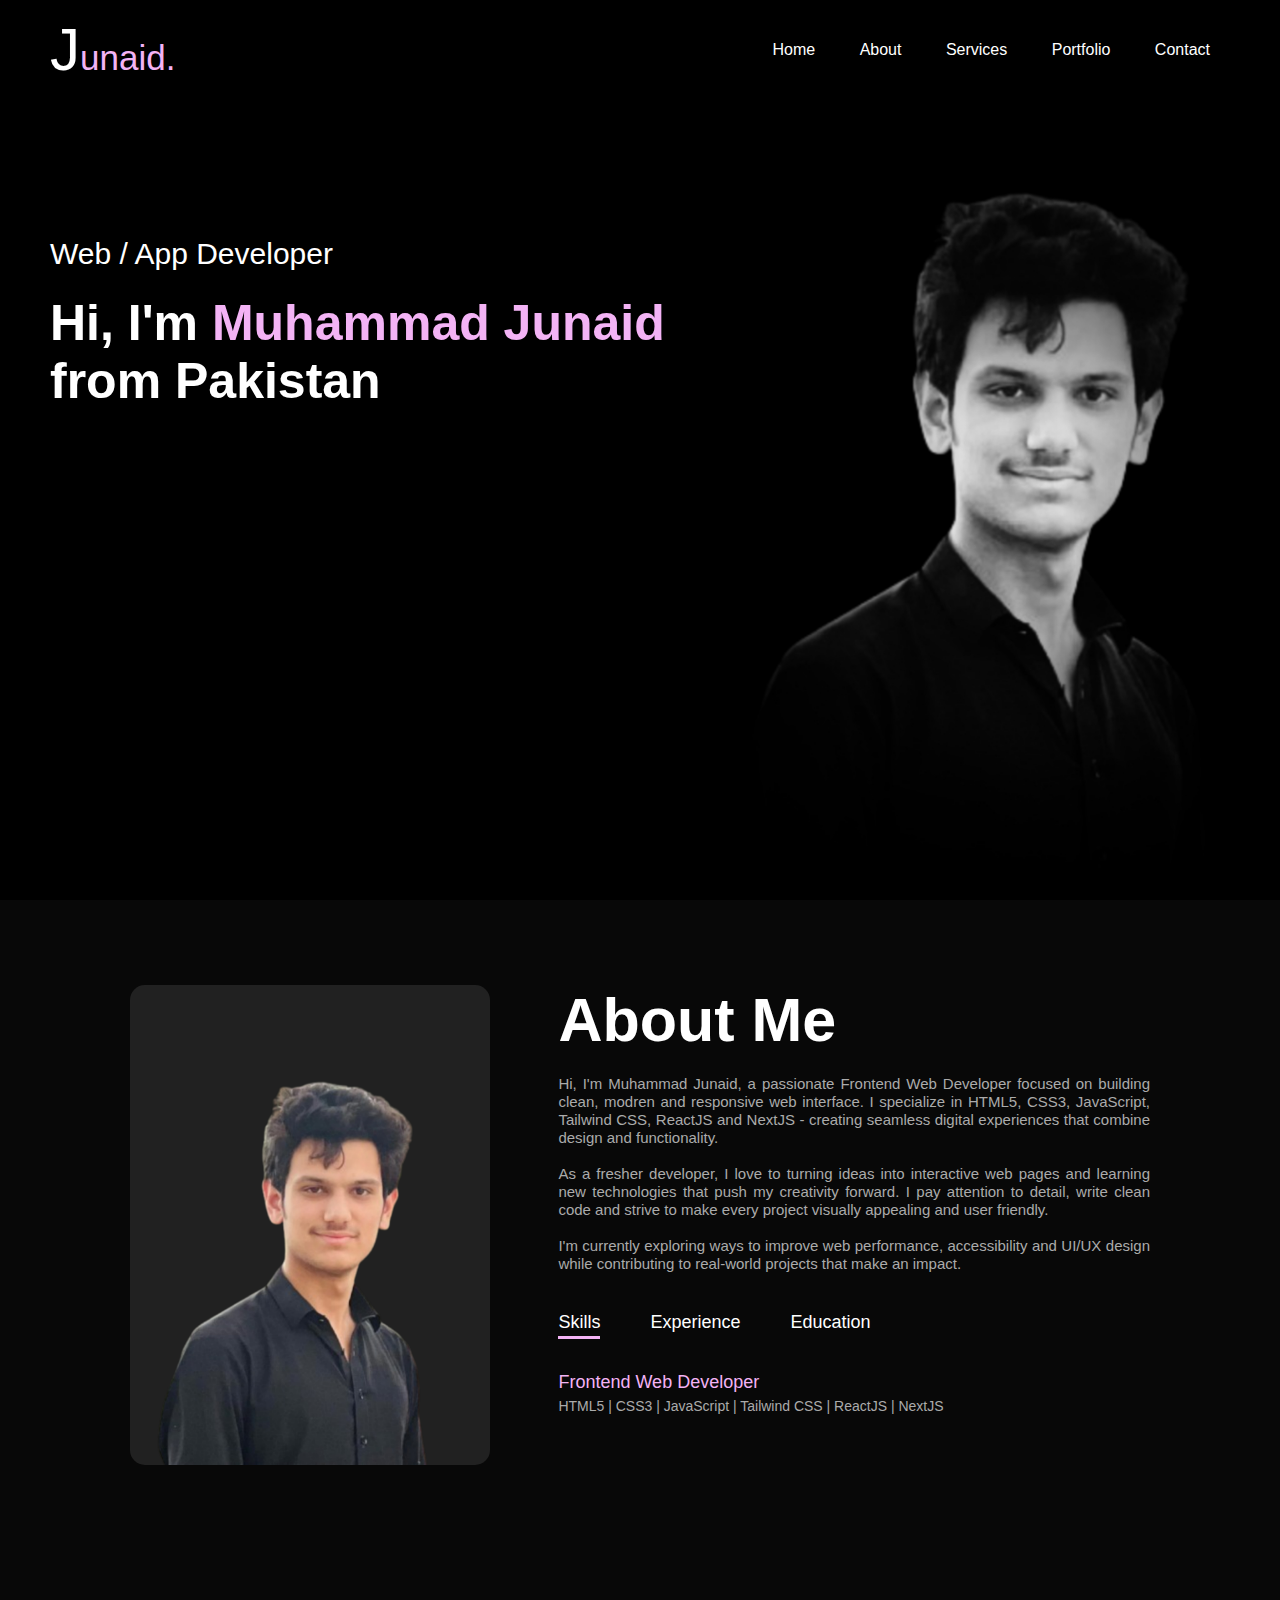
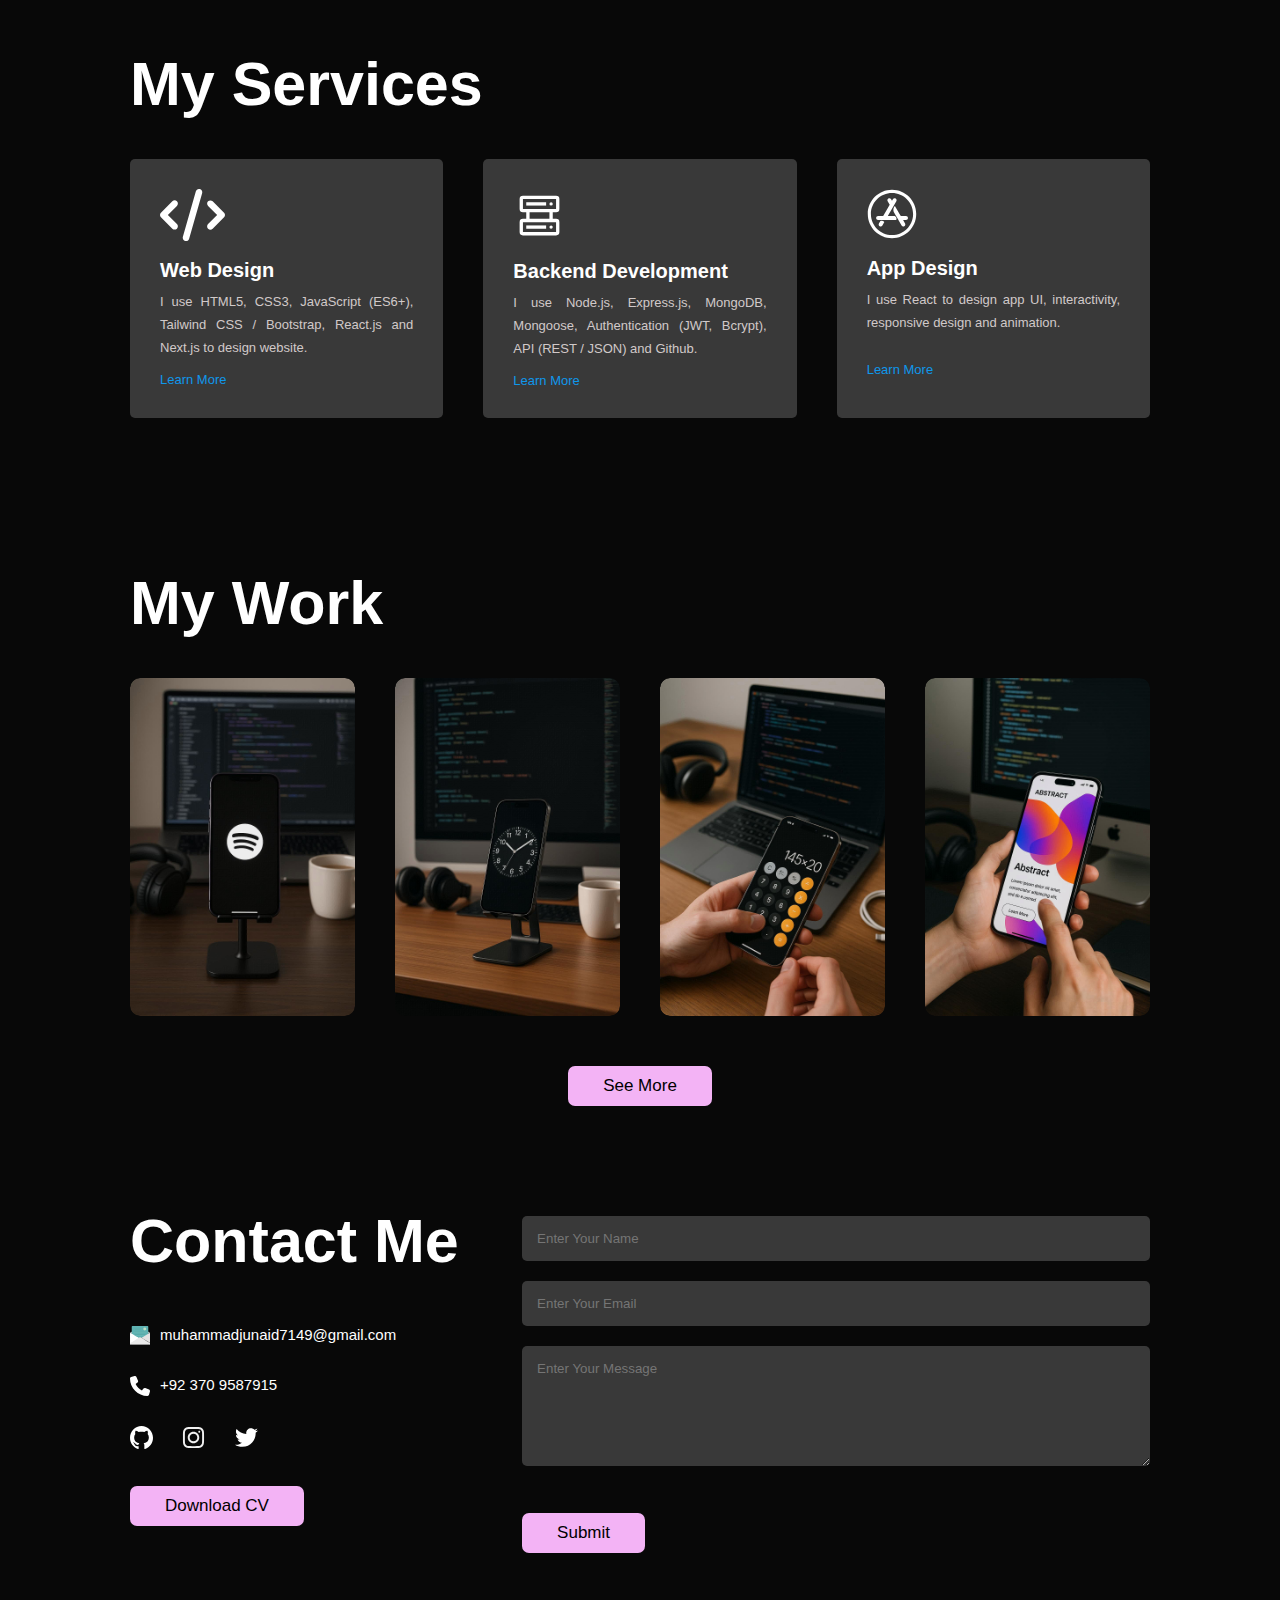
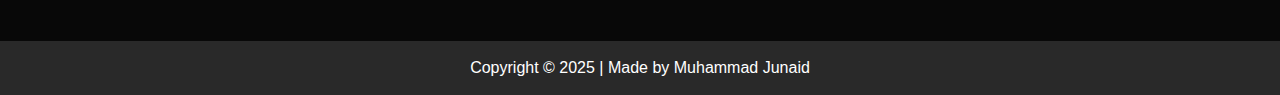
<file: index.html>
<!DOCTYPE html>
<html lang="en">
  <head>
    <meta charset="UTF-8" />
    <meta name="viewport" content="width=device-width, initial-scale=1.0" />
    <title>Personal Portfolio Website</title>
    <link rel="stylesheet" href="style.css" />
    <link rel="stylesheet" href="utility.css" />
    <link rel="stylesheet" href="mediaquerry.css" />
  </head>
  <body>
    <div id="header">
      <div class="container">
        <nav>
          <div class="plogo"><span>J</span>unaid.</div>
          <ul id="sidemenu">
            <li><a href="#header">Home</a></li>
            <li><a href="#about">About</a></li>
            <li><a href="#services">Services</a></li>
            <li><a href="#portfolio">Portfolio</a></li>
            <li><a href="#contact">Contact</a></li>
            <img
              class="cross hcs"
              style="width: 27px"
              onclick="closemenu()"
              src="Images/CrossIcon.png"
              alt="svg"
            />
          </ul>
          <img
            class="hamburger hcs"
            style="width: 27px"
            onclick="openmenu()"
            src="Images/menu.png"
            alt="svg"
          />
        </nav>
        <div class="h-text">
          <div class="web-profile">
            <img src="Images/WebProfile.png" alt="image" />
          </div>

          <p>Web / App Developer</p>
          <h1>Hi, I'm <span>Muhammad Junaid</span> <br />from Pakistan</h1>
        </div>
      </div>
    </div>
    <!-- About me section -->
    <div id="about">
      <div class="container">
        <div class="row">
          <div class="about-c1">
            <img src="Images/AboutMe.jpg" alt="aboutimg" class="aboutimg" />
          </div>
          <div class="about-c2">
            <h1 class="sub-title">About Me</h1>
            <p>
              Hi, I'm Muhammad Junaid, a passionate Frontend Web Developer
              focused on building clean, modren and responsive web interface. I
              specialize in HTML5, CSS3, JavaScript, Tailwind CSS, ReactJS and
              NextJS - creating seamless digital experiences that combine design
              and functionality.
              <br />
              <br />
              As a fresher developer, I love to turning ideas into interactive
              web pages and learning new technologies that push my creativity
              forward. I pay attention to detail, write clean code and strive to
              make every project visually appealing and user friendly.
              <br />
              <br />I'm currently exploring ways to improve web performance,
              accessibility and UI/UX design while contributing to real-world
              projects that make an impact.
            </p>
            <div class="tab-titles margin-topbtm">
              <p class="tab-links active-link" onclick="opentab(`skills`)">
                Skills
              </p>
              <p class="tab-links" onclick="opentab(`experience`)">
                Experience
              </p>
              <p class="tab-links" onclick="opentab(`educaion`)">Education</p>
            </div>
            <div class="tab-contents active-tab" id="skills">
              <ul>
                <li>
                  <span>Frontend Web Developer</span><br />HTML5 | CSS3 |
                  JavaScript | Tailwind CSS | ReactJS | NextJS
                </li>
              </ul>
            </div>
            <div class="tab-contents" id="experience">
              <ul>
                <li>
                  <span>Fresher</span> <br />Looking for internship...
                  <br /><br />
                </li>
              </ul>
            </div>
            <div class="tab-contents" id="educaion">
              <ul>
                <li>
                  <span>Inter Computer Science</span><br />Islamia College
                  Peshawar <br />2023 - 2025
                </li>
              </ul>
            </div>
          </div>
        </div>
      </div>
    </div>
    <!-- Services section -->
    <div id="services">
      <div class="container">
        <h1 class="sub-title">My Services</h1>
        <div class="services-list">
          <div>
            <img
              class="icons icon-size1 filter-invert1"
              src="Svg/code.svg"
              alt="svg"
            />
            <h2>Web Design</h2>
            <p class="justify-text">
              I use HTML5, CSS3, JavaScript (ES6+), Tailwind CSS / Bootstrap,
              React.js and Next.js to design website.
            </p>
            <a href="services/web_design.html">Learn More</a>
          </div>
          <div>
            <img
              class="icons icon-size2 filter-invert1"
              src="Svg/backend.svg"
              alt="svg"
            />

            <h2>Backend Development</h2>
            <p class="justify-text">
              I use Node.js, Express.js, MongoDB, Mongoose, Authentication (JWT,
              Bcrypt), API (REST / JSON) and Github.
            </p>
            <a href="services/web_backend.html">Learn More</a>
          </div>
          <div>
            <img
              class="icons icon-size3 filter-invert1"
              src="Svg/app.svg"
              alt="svg"
            />
            <h2>App Design</h2>
            <p class="justify-text">
              I use React to design app UI, interactivity, responsive design and
              animation.
            </p>
            <br />
            <a href="services/app_design.html">Learn More</a>
          </div>
        </div>
      </div>
    </div>

    <!-- Portfolio Section -->

    <div id="portfolio">
      <div class="container">
        <div class="sub-title">My Work</div>
        <div class="work-list">
          <div class="work">
            <img src="Images/SpotifyClone.jpg" alt="image" />
            <div class="layer">
              <h3>Spotify Clone</h3>
              <p>Click on the link</p>
              <a href="My Projects/spotify.html"
                ><img src="Svg/link.svg" alt="link"
              /></a>
            </div>
          </div>
          <div class="work">
            <img src="Images/AnalogueClock.jpg" alt="image" />
            <div class="layer">
              <h3>Analogue Clock</h3>
              <p>Click on the link</p>
              <a href="My Projects/Analog Clock/Analogue Clock.html"
                ><img src="Svg/link.svg" alt="link"
              /></a>
            </div>
          </div>
          <div class="work">
            <img src="Images/Calculator.jpg" alt="image" />
            <div class="layer">
              <h3>Sample Calculator</h3>
              <p>Click on the link</p>
              <a href="My Projects/Calculator/Calculator.html"
                ><img src="Svg/link.svg" alt="link"
              /></a>
            </div>
          </div>
          <div class="work">
            <img src="Images/AbstractHomePage.jpg" alt="image" />
            <div class="layer">
              <h3>Abstract Home Page</h3>
              <p>Click on the link</p>
              <a href="My Projects/Abstract Help Page/index.html"
                ><img src="Svg/link.svg" alt="link"
              /></a>
            </div>
          </div>
        </div>
        <a href="My Projects/seemore.html" class="btn">See More</a>
      </div>
    </div>

    <!-- Contact Section -->

    <div id="contact">
      <div class="container">
        <div class="row">
          <div class="contact-left">
            <h1 class="sub-title">Contact Me</h1>
            <p class="contact-svg">
              <img src="Svg/mail.svg" alt="svg" /> muhammadjunaid7149@gmail.com
            </p>
            <p class="contact-svg">
              <img class="filter-invert1" src="Svg/phone.svg" alt="svg" /> +92
              370 9587915
            </p>
            <div class="social-icons">
              <a href="Social Links/github.html"
                ><img src="Svg/github.svg" alt="logo"
              /></a>
              
     
              <a
                href="https://www.instagram.com/imjunaid50?igsh=MWFwem5lMHQyY2tkYg==
"
                ><img src="Svg/instagram.svg" alt="logo"
              /></a>
              <a href="https://x.com/imjunaid50?t=sTqVKj4im5FOxsYeSf8rDg&s=09"
                ><img src="Svg/twitter.svg" alt="logo"
              /></a>
            </div>
            <a href="Download/My CV.pdf" download class="btn btn2"
              >Download CV</a
            >
          </div>
          <div class="contact-rigth">
            <form name="submit-to-google-sheet">
              <input type="text" name="Name" placeholder="Enter Your Name" />
              <input type="text" name="Email" placeholder="Enter Your Email" />
              <textarea
                name="Message"
                rows="6"
                placeholder="Enter Your Message"
              ></textarea>
              <button type="submit" class="btn btn3">Submit</button>
            </form>
            <span id="msg"></span>
          </div>
        </div>
      </div>
    </div>
    <div class="copyright">
      <p>Copyright &copy; 2025 | Made by Muhammad Junaid</p>
    </div>

    <script src="script.js"></script>
  </body>
</html>
</file>
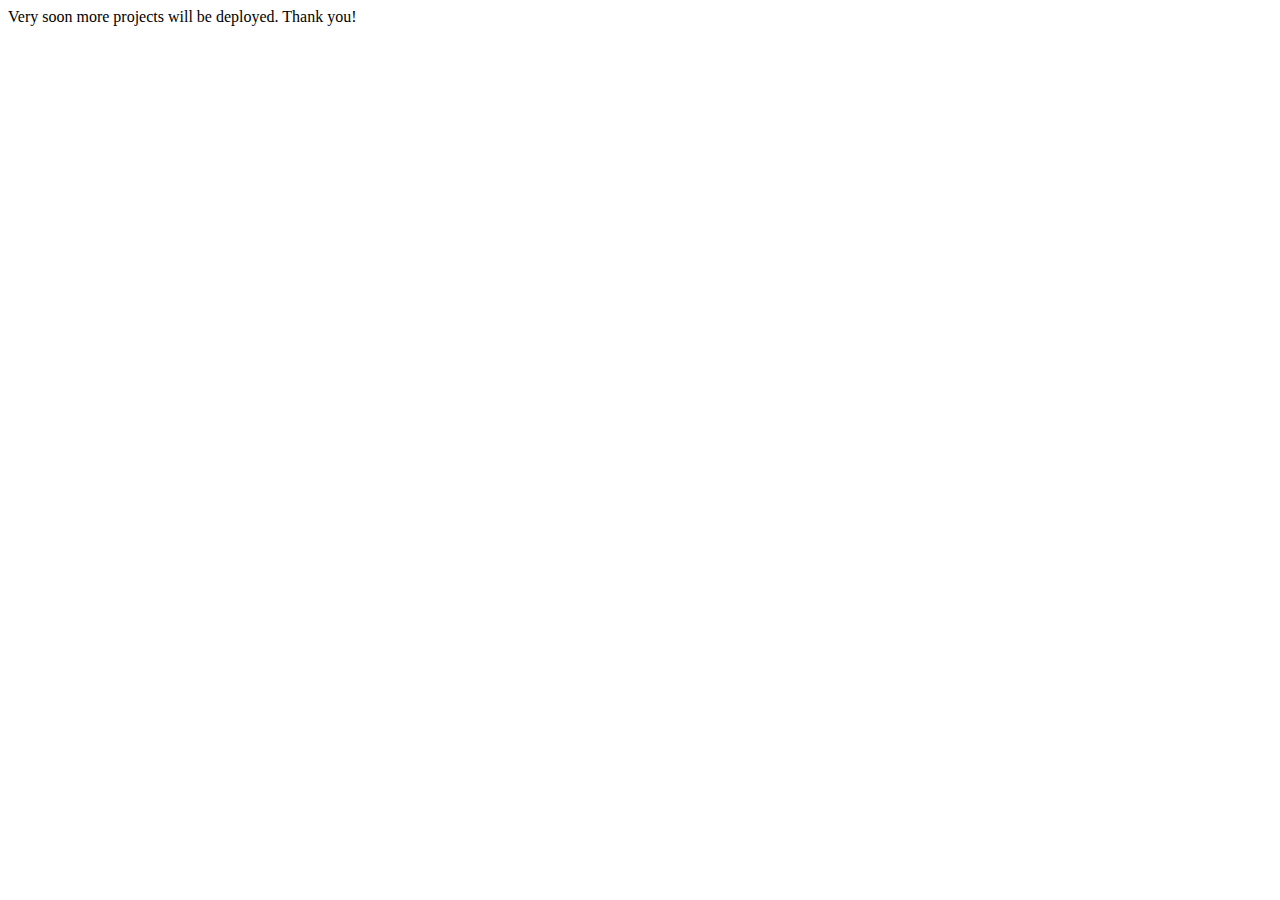
<file: My Projects/seemore.html>
<!DOCTYPE html>
<html lang="en">
<head>
    <meta charset="UTF-8">
    <meta name="viewport" content="width=device-width, initial-scale=1.0">
    <title>See More</title>
</head>
<body>
    Very soon more projects will be deployed. Thank you!
</body>
</html>
</file>
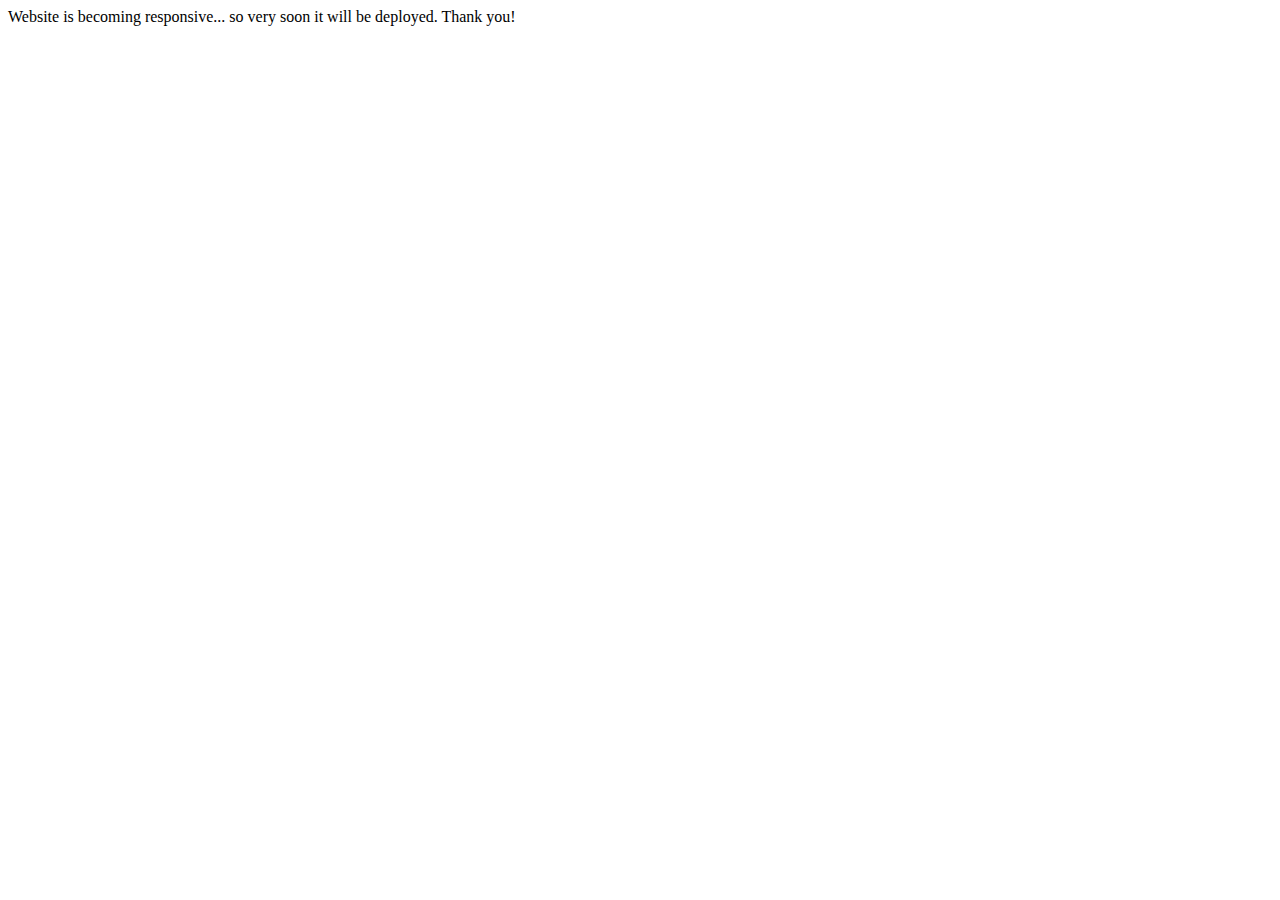
<file: My Projects/spotify.html>
<!DOCTYPE html>
<html lang="en">
<head>
    <meta charset="UTF-8">
    <meta name="viewport" content="width=device-width, initial-scale=1.0">
    <title>Spotify</title>
</head>
<body>
    Website is becoming responsive... so very soon it will be deployed. Thank you!
</body>
</html>
</file>
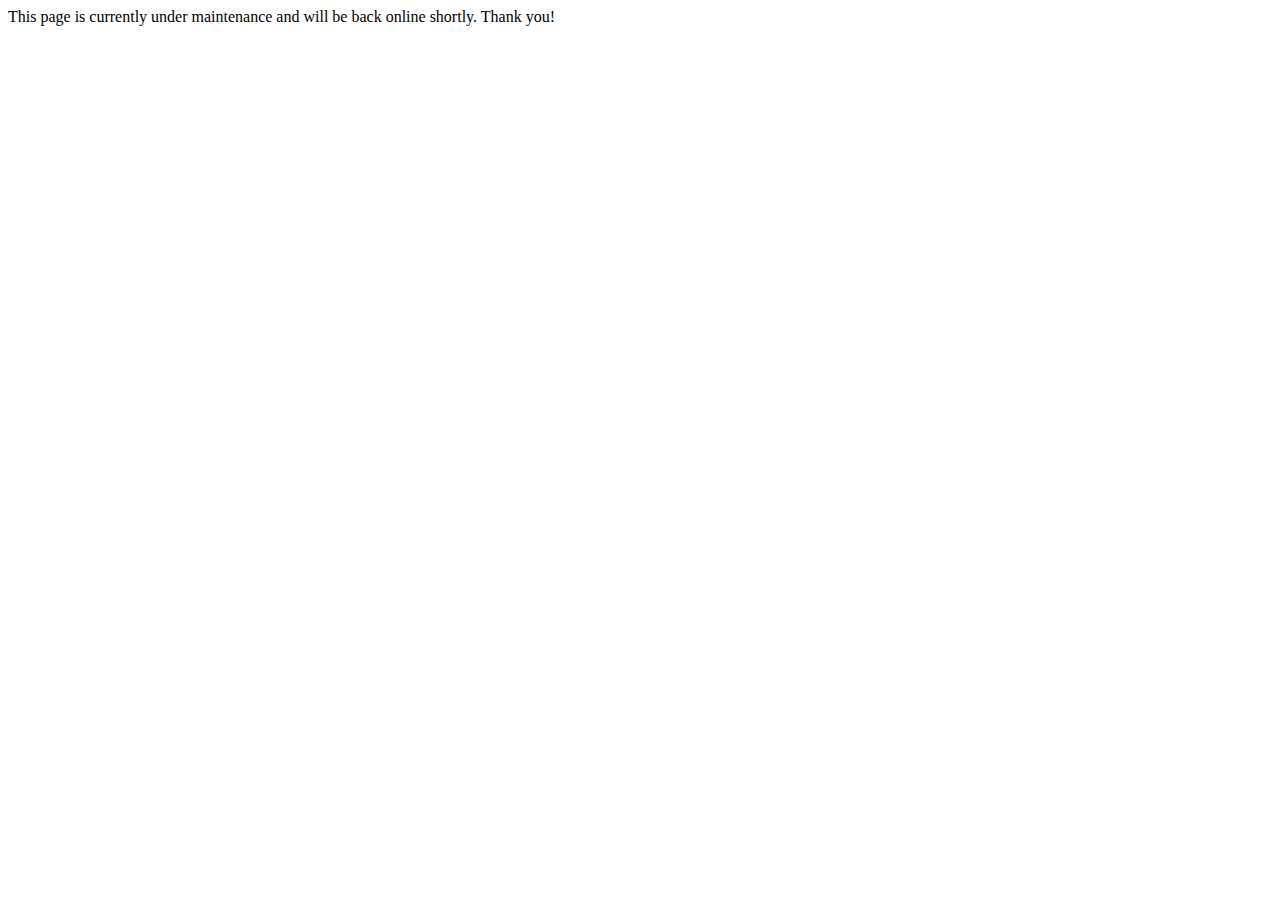
<file: services/app_design.html>
<!DOCTYPE html>
<html lang="en">
<head>
    <meta charset="UTF-8">
    <meta name="viewport" content="width=device-width, initial-scale=1.0">
    <title>App Design</title>
</head>
<body>
      This page is currently under maintenance and will be back online shortly. Thank you!
</body>
</html>
</file>
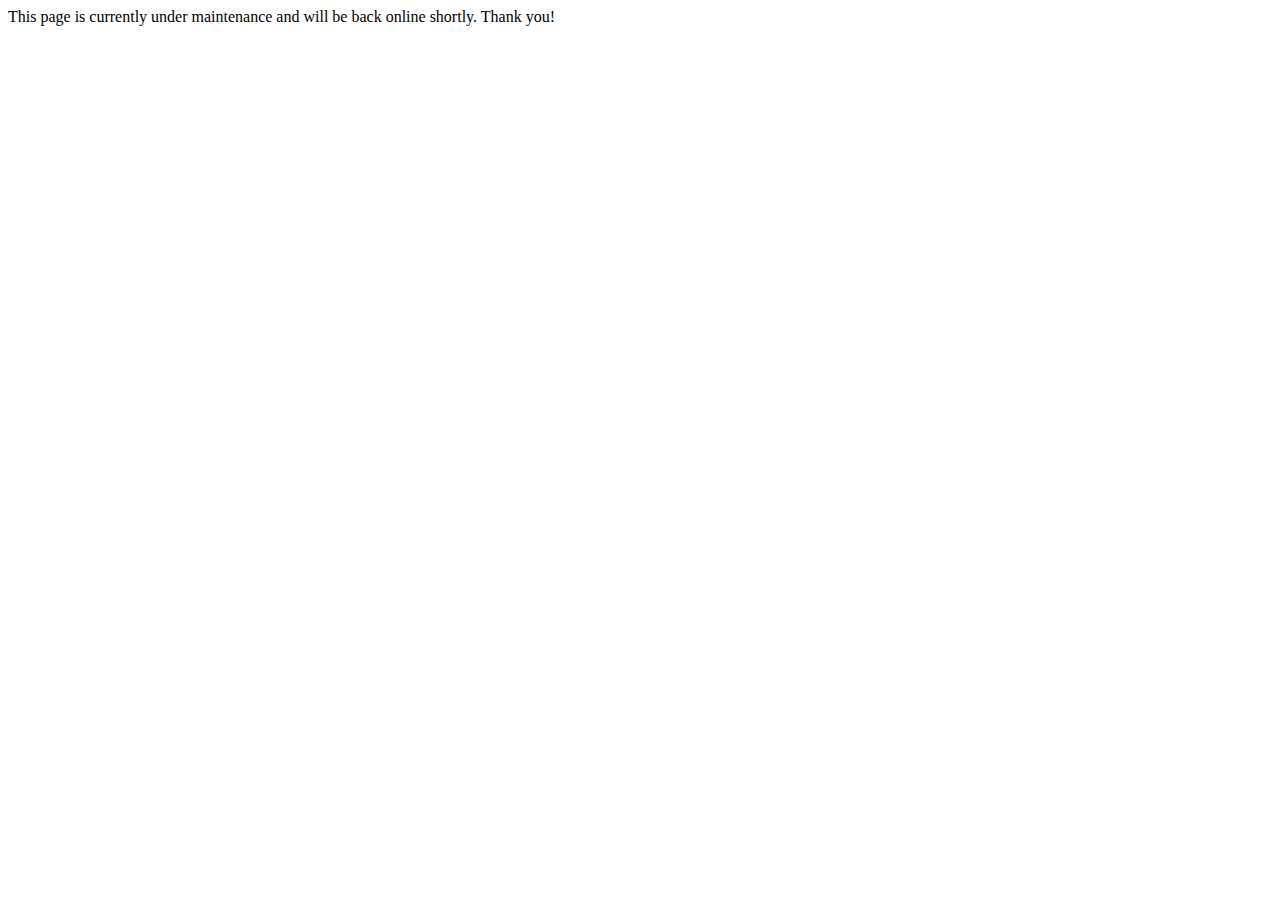
<file: services/web_backend.html>
<!DOCTYPE html>
<html lang="en">
<head>
    <meta charset="UTF-8">
    <meta name="viewport" content="width=device-width, initial-scale=1.0">
    <title>Backend Development</title>
</head>
<body>
   This page is currently under maintenance and will be back online shortly. Thank you!
</body>
</html>
</file>
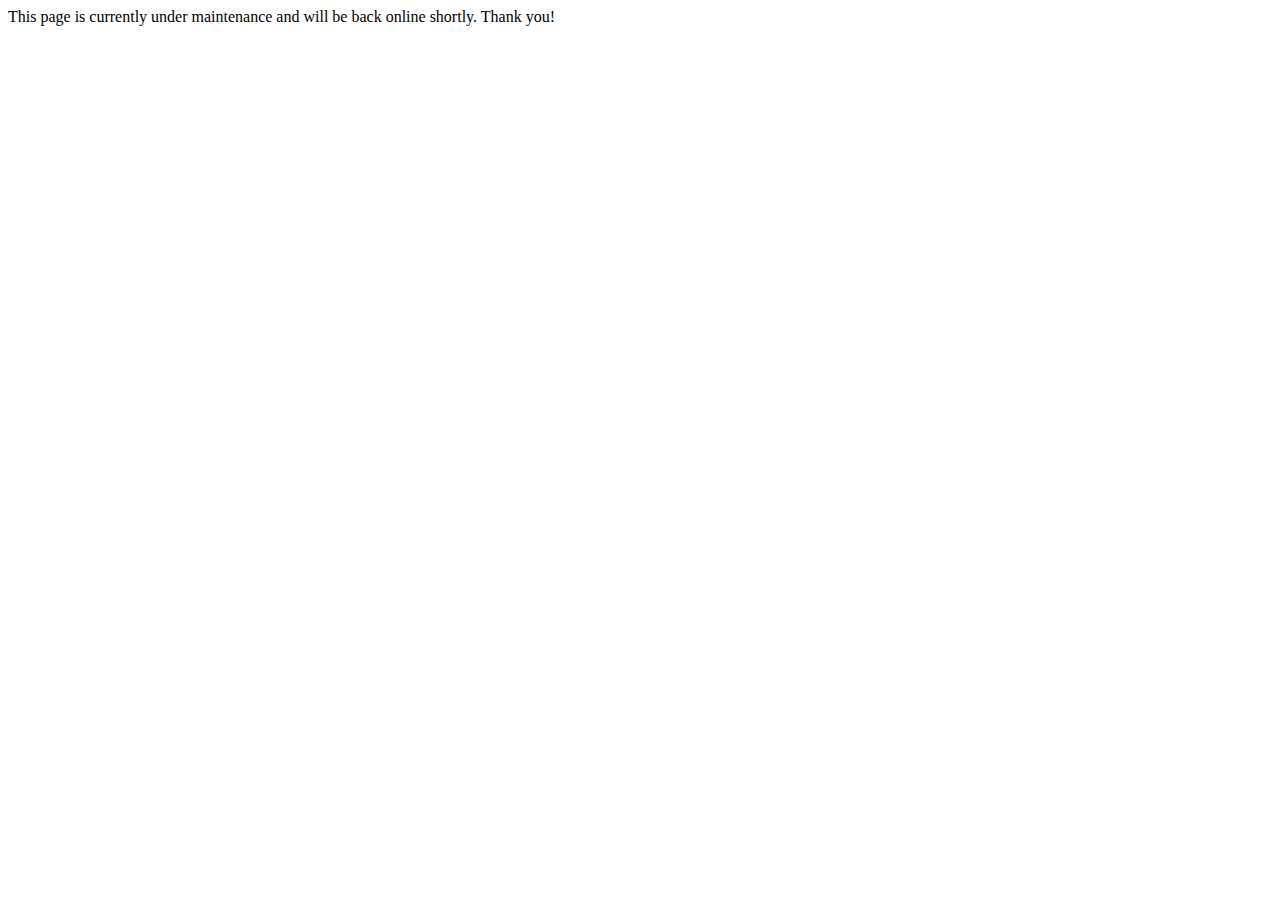
<file: services/web_design.html>
<!DOCTYPE html>
<html lang="en">
<head>
    <meta charset="UTF-8">
    <meta name="viewport" content="width=device-width, initial-scale=1.0">
    <title>Web Design</title>
</head>
<body>
    This page is currently under maintenance and will be back online shortly. Thank you!
</body>
</html>
</file>
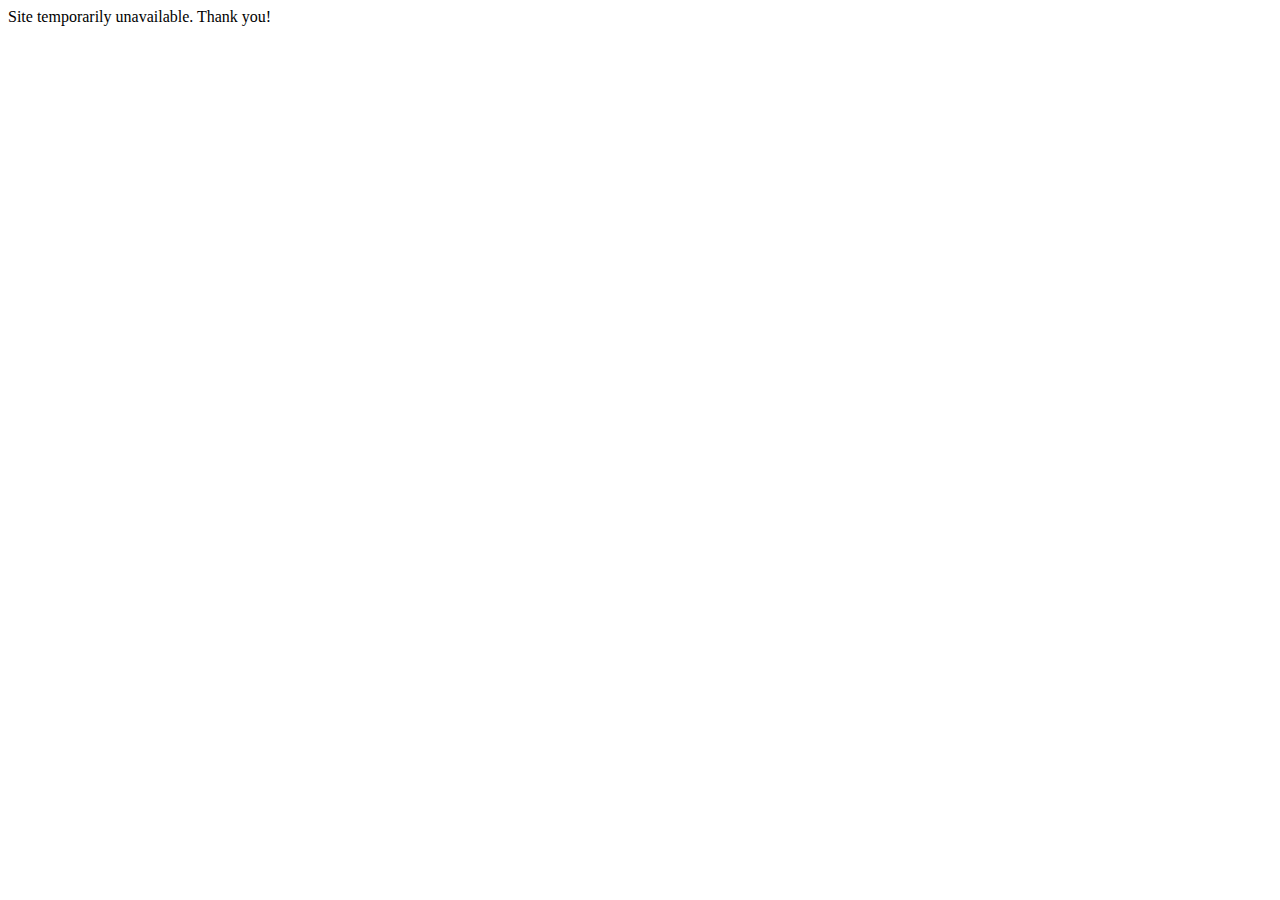
<file: Social Links/github.html>
<!DOCTYPE html>
<html lang="en">
<head>
    <meta charset="UTF-8">
    <meta name="viewport" content="width=device-width, initial-scale=1.0">
    <title>Github</title>
</head>
<body>
    Site temporarily unavailable. Thank you!
</body>
</html>
</file>
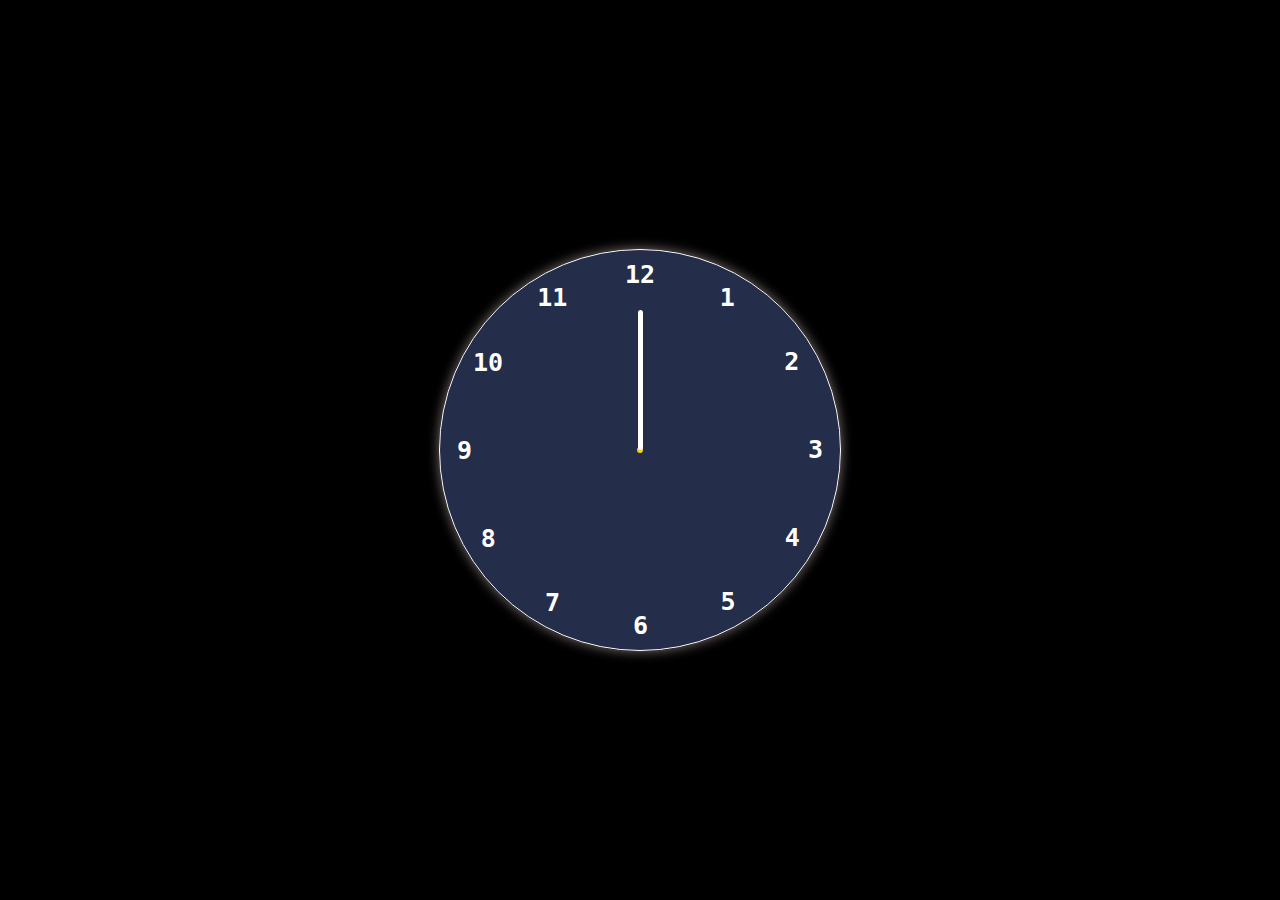
<file: My Projects/Analog Clock/Analogue Clock.html>
<!DOCTYPE html>
<html lang="en">
  <head>
    <meta charset="UTF-8" />
    <meta name="viewport" content="width=device-width, initial-scale=1.0" />
    <title>Analog Clock</title>
    <link rel="stylesheet" href="Analog_Clock.css" />
  </head>
  <body>
    <div class="container">
      <div class="clock">
        <div style="--clr:#fff321; --hgt:80px;" class="hand" id="hrs"><i></i></div>
        <div style="--clr:  #ff9090; --hgt:100px;"  class="hand" id="mins"><i></i></div>
        <div style="--clr:#fff; --hgt:140px; "  class="hand" id="sec"><i></i></div>
        <span style="--i: 1"><b>1</b></span>
        <span style="--i: 2"><b>2</b></span>
        
        <span style="--i: 3"><b>3</b></span>
        <span style="--i: 4"><b>4</b></span>
        <span style="--i: 5"><b>5</b></span>
        <span style="--i: 6"><b>6</b></span>
        <span style="--i: 7"><b>7</b></span>
        <span style="--i: 8"><b>8</b></span>
        <span style="--i: 9"><b>9</b></span>
        <span style="--i: 10"><b>10</b></span>
        <span style="--i: 11"><b>11</b></span>
        <span style="--i: 12"><b>12</b></span>
      </div>
    </div>
    <script src="Analog_Clock.js"></script>
  </body>
</html>
</file>
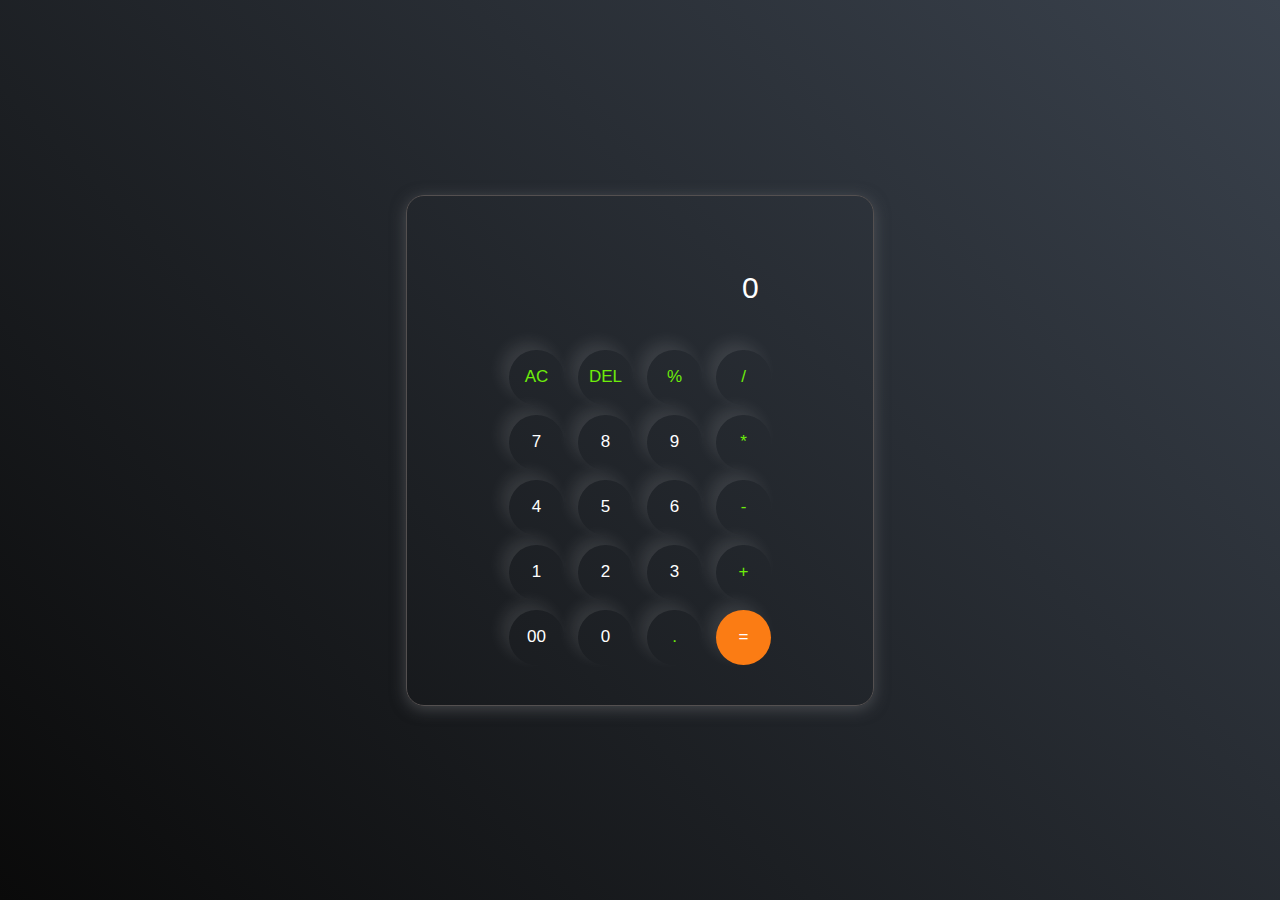
<file: My Projects/Calculator/Calculator.html>
<!DOCTYPE html>
<html lang="en">
  <head>
    <meta charset="UTF-8" />
    <meta name="viewport" content="width=device-width, initial-scale=1.0" />
    <title>Calculator</title>
    <link rel="stylesheet" href="Calculator.css" />
  </head>
  <body>
    <div class="calculator">
      <input type="text" placeholder="0" id="resultBox" />
      <div>
        <button class="operator">AC</button>
        <button class="operator">DEL</button>
        <button class="operator">%</button>
        <button class="operator">/</button>
      </div>
      <div>
        <button>7</button>
        <button>8</button>
        <button>9</button>
        <button class="operator">*</button>
      </div>
      <div>
        <button>4</button>
        <button>5</button>
        <button>6</button>
        <button class="operator">-</button>
      </div>
      <div>
        <button>1</button>
        <button>2</button>
        <button>3</button>
        <button class="operator">+</button>
      </div>
      <div>
        <button>00</button>
        <button>0</button>
        <button class="operator">.</button>
        <button class="equalbtn">=</button>
      </div>
    </div>
    <script src="Calculator.js"></script>
  </body>
</html>
</file>
<file: style.css>
@import url("https://fonts.googleapis.com/css2?family=Poppins:ital,wght@0,100;0,200;0,300;0,400;0,500;0,600;0,700;0,800;0,900;1,100;1,200;1,300;1,400;1,500;1,600;1,700;1,800;1,900&display=swap");
* {
  margin: 0;
  padding: 0;
  box-sizing: border-box;
  font-family: sans-serif;
}
body {
  font-family: "Poppins", sans-serif;
  background-color: #080808;
  color: #fff;
}
html {
  scroll-behavior: smooth;
}
#header {
  width: 100%;
  height: 100vh;
  background-image: url(Images/BackgroundImage.jpg);
  background-size: cover;
  background-position: center;
}
.container {
  padding: 15px 50px;
}
.plogo {
  /* margin-bottom: 2px; */
  font-size: 35px;
  color: #f3b3f5;
}
.plogo span {
  /* color: #f3b3f5; */
  color: #fff;
  font-size: 60px;
}
nav {
  /* padding-bottom: 53px; */
  display: flex;
  align-items: center;
  justify-content: space-between;
  flex-wrap: wrap;
}
.logo {
  width: 150px;
  /* padding-bottom: 63px; */
}
nav ul li {
  display: inline-block;
  list-style: none;
  margin: 10px 20px;
  /* padding-bottom: 63px; */
}
/* .mqh{
  display: none;
} */
nav ul li a {
  color: #fff;
  text-decoration: none;
  position: relative;
}
nav ul li a::after {
  content: "";
  /* border-radius: 40px; */
  width: 0;
  height: 3px;
  background: #f3b3f5;
  position: absolute;
  left: 0;
  bottom: -6px;
  transition: 0.5s;
}
nav ul li a:hover::after {
  width: 100%;
}
.web-profile {
  display: none;
}
.h-text {
  margin-top: 13%;
  font-size: 30px;
}
.h-text h1 {
  font-size: 50px;
  padding-top: 23px;
}
.h-text h1 span {
  color: #f3b3f5;
}
/* About me section */
.aboutimg {
  width: 360px;
}
#about {
  margin-bottom: 10px;
  padding: 70px 80px;
  color: #ababab;
}
.row {
  display: flex;
  justify-content: space-between;
  flex-wrap: wrap;
}
.about-c1 {
  flex-basis: 35%;
}
.about-c1 img {
  /* width: 100%; */
  border-radius: 15px;
}
.about-c2 {
  flex-basis: 58%;
  font-size: 15px;
}
.about-c2 p {
  text-align: justify;
  line-height: 18px;
}
.sub-title {
  padding-bottom: 20px;
  color: #fff;
  font-size: 61px;
  font-weight: 600;
}
.tab-titles {
  display: flex;
  /* flex-direction: column; */
  /* margin: 40px 0px; */
}
.tab-links {
  margin-right: 50px;
  font-size: 18px;
  font-weight: 500;
  cursor: pointer;
  position: relative;
  color: #fff;
}
.tab-links::after {
  content: "";
  width: 0;
  height: 3px;
  left: 0;
  background-color: #f3b3f5;
  position: absolute;
  bottom: -8px;
  transition: 0.5s;
}
.tab-links.active-link::after {
  width: 100%;
}
.tab-contents ul li {
  list-style: none;
  margin: 10px 0px;
  font-size: 14px;
  line-height: 23px;
}
.tab-contents ul li span {
  color: #f3b3f5;
  font-size: 18px;
}
.tab-contents {
  display: none;
}
.tab-contents.active-tab {
  display: block;
}

/* Services Section */

#services {
  padding: 70px 80px 100px 80px;
}
.services-list {
  display: grid;
  grid-template-columns: repeat(auto-fit, minmax(250px, 1fr));
  grid-gap: 40px;
  margin-top: 20px;
}
.services-list div {
  background-color: #393939;
  padding: 30px;
  color: #fff;
  border-radius: 5px;
  font-size: 13px;
  font-weight: 500;
  transition: background 0.3s, transform 0.5s;
}
/* .services .sub-title{
  padding-top: 63px;
} */
.services-list img {
  margin-bottom: 15px;
}
.services-list div h2 {
  margin-bottom: 8px;
  font-size: 20px;
  /* font-weight: 600; */
}
/* .services-list div p{
  color: #ababab;
} */
.services-list div a {
  color: #0f97eb;
  text-decoration: none;
  display: inline-block;
  margin-top: 13px;
}
.services-list div:hover a {
  color: #055887;
  text-decoration: none;
  display: inline-block;
  margin-top: 13px;
}
.services-list div:hover {
  background-color: #f3b3f5;
  /* transform: scale(1.1); */
  transform: translateY(-10px);
  color: black;
}
.services-list div:hover .justify-text {
  color: #000;
}
.services-list div:hover img {
  filter: invert(0);
}

/* Portfolio Section */

#portfolio {
  padding: 20px 80px;
}
.work-list {
  display: grid;
  grid-template-columns: repeat(auto-fit, minmax(180px, 1fr));
  gap: 40px;
  margin-top: 20px;
}
.work {
  border-radius: 10px;
  overflow: hidden;
  position: relative;
}
.work img {
  width: 100%;
  border-radius: 10px;
  display: block;
  transition: transform 0.5s;
}
.layer a img {
  width: 15px;
}
.layer {
  width: 100%;
  height: 0;
  background: linear-gradient(rgba(0, 0, 0, 0.6), #393939);
  border-radius: 10px;
  position: absolute;
  left: 0;
  bottom: 0;
  overflow: hidden;
  display: flex;
  align-items: center;
  justify-content: center;
  flex-direction: column;
  padding: 0 15px;
  text-align: center;
  font-size: 13px;
  transition: height 0.5s;
}
.layer h3 {
  font-weight: 600;
  font-size: 19px;
  margin-bottom: 15px;
}
.layer a {
  margin-top: 10px;
  background-color: #fff;
  border-radius: 50%;
  width: 26px;
  height: 26px;
  justify-items: center;
  align-content: center;
}
.work:hover img {
  transform: scale(1.1);
}
.work:hover .layer {
  height: 100%;
  /* width: 90%;/ */
  /* padding-bottom: 5px; */
  /* margin: 20px auto; */
}
.btn {
  text-decoration: none;
  /* cursor: pointer; */
}
.btn {
  /* text-decoration: none; */
  display: block;
  margin: 70px auto;
  width: fit-content;
  border: none;
  padding: 10px 35px;
  border-radius: 20px;
  font-size: 17px;
  background-color: #fff;
  cursor: pointer;
  transition: background 0.5s, transform 0.5s;
  text-decoration: none;
  color: #000;
}

.btn:hover {
  background-color: #f3b3f5;
  transform: scale(1.1);
}

/* Contact Section */

#contact {
  padding: 0px 80px;
}
#contact p {
  font-size: 15px;
}
.social-icons {
  margin-top: 30px;
}
.social-icons img {
  width: 23px;
  filter: invert(1);
}
.contact-left {
  flex-basis: 35%;
}
.contact-right {
  flex-basis: 60%;
}
.contact-left p {
  margin-top: 30px;
}
.contact-svg {
  display: flex;
  gap: 10px;
  /* justify-content: center; */
  /* align-items: center; */
}
.contact-svg img {
  width: 20px;
  /* filter: invert(1); */
}
.social-icons a {
  display: inline-block;
  margin-right: 25px;
  transition: transform 0.4s;
}
.social-icons a:hover {
  transform: scale(1.3);
  /* filter: invert(87%) sepia(11%) saturate(746%) hue-rotate(266deg) brightness(101%) contrast(94%); */
}
.btn {
  /* gap: 12px; */
  display: block;
  margin: 50px auto;
  width: fit-content;
  border: none;
  padding: 10px 35px;
  border-radius: 7px;
  font-size: 17px;
  cursor: pointer;
  transition: background 0.5s, transform 0.5s;
  background-color: #f3b3f5;
}
.btn:hover {
  background-color: #fff;
  transform: scale(1.1);
}
.btn2 {
  margin: 33px 0px;
}
.contact-right form {
  width: 50%;
}
form input,
form textarea {
  width: 100%;
  border: 0;
  outline: none;
  background-color: #393939;
  padding: 15px;
  margin: 10px 0px;
  color: #fff;
  border-radius: 5px;
  /* font-size: 15px; */
}
.btn3 {
  margin: 33px 0px;
}
.btn3:hover {
  transform: none;
}
.copyright {
  width: 100%;
  text-align: center;
  padding: 18px 0px;
  background-color: #292929;
  font-weight: 100;
  margin-top: 40px;
  color: #fff;
  font-weight: 200;
}
nav .hcs {
  display: none;
}
#msg {
  font-weight: 300;
  color: #61b752;
  margin-top: 0px;
  display: block;
}
</file>
<file: utility.css>
.justify-text {
  text-align: justify;
  color: #d1c9c9;
  line-height: 23px;
}
.margin-topbtm {
  margin: 40px 0px;
}
.icon-size1 {
  width: 65px;
}
.icon-size2 {
  width: 53px;
}
.icon-size3 {
  width: 50px;
}
.filter-invert1 {
  filter: invert(1);
}
</file>
<file: mediaquerry.css>
@media only screen and (max-width: 600px) {
  @import url("https://fonts.googleapis.com/css2?family=Poppins:ital,wght@0,100;0,200;0,300;0,400;0,500;0,600;0,700;0,800;0,900;1,100;1,200;1,300;1,400;1,500;1,600;1,700;1,800;1,900&display=swap");
  body {
    font-family: "Poppins", sans-serif;
  }
  #header {
    background-image: none;
    padding: 5px 0px;
    /* display: none; */
  }
  .h-text {
    width: 100%;
    /* margin-top: 50%; */
    font-size: 20px;
    margin-top: 100px;
  }
  .h-text h1 {
    font-size: 45px;
  }
  nav .hcs {
    display: block;
  }
  /* .hamburger .hcs{
    width: 10px;
  } */
  .plogo {
    margin-bottom: 10px;
    font-size: 25px;
    color: #f3b3f5;
  }
  .plogo span {
    /* color: #f3b3f5; */
    color: #fff;
    font-size: 40px;
  }
  nav ul {
    background: #b5a9b6;
    position: fixed;
    top: 0;
    right: -170px;
    width: 170px;
    height: 100vh;
    padding-top: 60px;
    z-index: 2;
    transition: right 0.5s;
  }
  nav ul li a {
    color: #393939;
  }
  nav ul li {
    display: block;
    margin: 35px;
    font-size: 20px;
    font-weight: 500;
  }
  nav ul .hcs {
    position: absolute;
    top: 25px;
    left: 35px;
    cursor: pointer;
  }
  .web-profile {
    display: block;
  }
  .web-profile img {
    margin-left: 50px;
    margin-right: 50px;
    width: 250px;
    margin-bottom: 70px;
  }
  /* .nmq{
    display: none;
  }
  .mqh{
    display: block;
  } */
  .sub-title {
    font-size: 40px;
  }
  .about-c1 img {
    width: 250px;
    margin-bottom: 23px;
  }
  /* .about-c1,
  .about-c2 {
flex-basis: 1;
  } */
  .about-c2 p {
    margin-right: 20px;
    /* width: 100vw; */
  }
  #about {
    padding: 0px 50px;
  }
  #services {
    padding: 100px 50px;
  }
  .work img {
    width: 100%;
  }
  #portfolio {
    padding: 50px 50px;
    /* margin-bottom: 200px; */
  }
  #contact {
    padding: 20px 50px;
  }
  /* form input, */
  form textarea {
    width: 100%;
    border: 0;
    outline: none;
    background-color: #393939;
    /* padding: 60px; */
    padding-bottom: 60px;
    /* margin: 1px 0px; */
    color: #fff;
    border-radius: 5px;
    /* font-size: 15px; */
  }
  /* form input, form textarea{
  margin: 0px, 5px;
} */
  .btn3 {
    /* text-decoration: none; */
    display: block;
    margin: 10px 0px;
    width: fit-content;
    border: none;
    padding: 5px 25px;
    border-radius: 5px;
    font-size: 17px;
    background-color: #f3b3f5;
    cursor: pointer;
    /* transition: background 0.5s, transform 0.5s; */
    text-decoration: none;
    color: #000;
  }
  .btn2{
      display: block;
    margin: 45px 0px;
    width: fit-content;
    border: none;
    padding: 10px 25px;
    border-radius: 5px;
    font-size: 17px;
    background-color: #f3b3f5;
    cursor: pointer;
    /* transition: background 0.5s, transform 0.5s; */
    text-decoration: none;
    color: #000;
  }
  .btn2:hover {
    background-color: #f3b3f5;
    transform: scale(1);
  }
  .btn3:hover {
    background-color: #f3b3f5;
    /* transform: scale(1.1); */
  }
}

/* @media only screen and (max-width: 600px) {
  #header {
    background-image: url(Images/AboutMe2.png);
  }
  .h-text {
    width: 50%;
    margin-top: 50%;
    font-size: 25px;
  }
  .h-text h1 {
    font-size: 38px;
  }
  nav .hcs {
    display: block;
  }
  nav ul {
    background: #f3b3f5;
    position: fixed;
    top: 0;
    right: -200px;
    width: 200px;
    height: 100vh;
    padding-top: 50px;
    z-index: 2;
    transition: right 0.5s;
  }
  nav ul li a {
    color: #393939;
  }
  nav ul li {
    display: block;
    margin: 35px;
    font-size: 25px;
    font-weight: 500;
  }
  nav ul .hcs {
    position: absolute;
    top: 25px;
    left: 35px;
    cursor: pointer;
  }
  .sub-title {
    font-size: 40px;
  }
  .about-c1 img {
    width: 350px;
    margin-bottom: 23px;
  }
  .about-c1,
  .about-c2 {
    flex-basis: 100%;
  }
} */
</file>
<file: My Projects/Analog Clock/Analog_Clock.css>
* {
  margin: 0;
  padding: 0;
  color: #fff;
  font-family: monospace;
}
body {
  background-color: #000;
  /* position: relative; */
  justify-content: center;
  align-items: center;
  display: flex;
  min-height: 100vh;
}
.container {
  position: relative;
}
.clock {
  display: flex;
  position: relative;
  width: 400px;
  height: 400px;
  background-color: rgb(57 72 116 / 63%);
  border-radius: 50%;
  border: 1px solid #fff;
  box-shadow: 0px 0px 12px rgb(126 112 112);
  text-align: center;
  justify-content: center;
  align-items: center;
}
.clock span {
  position: absolute;
  transform: rotate(calc(30deg * var(--i)));
  /* display: inline-block; */
  inset: 10px;
}
.clock span b {
  transform: rotate(calc(-30deg * var(--i)));
  display: inline-block;
  font-size: 25px;
}
.clock::before {
  content: "";
  position: absolute;
  width: 6px;
  height: 6px;
  border-radius: 50%;
  background-color: rgb(255, 208, 0);
}
.hand{
    position: absolute;
    display: flex;
    justify-content: center;
    align-items: flex-end;
}
.hand i{
    width: 5px;
    background-color: #fff;
    height: 100px;
    border-radius: 30px;
    position:absolute;
    /* text-align: center; */
    background-color: var(--clr);
    height: var(--hgt);
}
.logo{
  position: absolute;
  justify-content: center;
  align-items: center;
  display: flex;
}
</file>
<file: My Projects/Calculator/Calculator.css>
* {
  margin: 0;
  padding: 0;
  box-sizing: border-box;
}
body {
  width: 100%;
  height: 100vh;
  display: flex;
  justify-content: center;
  align-items: center;
  background: linear-gradient(45deg, #0a0a0a, #3a424d);
}
.calculator {
  /* padding: 45px; */
  text-align: center;
  border: 1px solid rgb(84, 80, 80);
  padding: 35px;
  border-radius: 18px;
  background: transparent;
  box-shadow: 0px 3px 15px rgba(113, 115, 119, 0.5);
}
input {
  width: 60%;
  /* padding-left: 95px; */
  padding-top: 35px;
  padding-bottom: 35px;
  /* padding-right: 35px; */
  text-align: right;
  margin: 5px;
  background: transparent;
  border: none;
  font-size: 30px;
  color: white;
}
input::placeholder {
  color: white;
  font-size: 30px;
}
button {
  width: 55px;
  height: 55px;
  margin: 5px;
  border: none;
  border-radius: 50%;
  font-size: 17px;
  background: transparent;
  color: white;
  box-shadow: -8px -8px 15px rgba(255, 255, 255, 0.1);
  cursor: pointer;
}
.equalbtn {
  background-color: #fb7c14;
  color: white;
}
.operator {
  color: #6dee0a;
  font-size: 17px;
}
button:active {
  background-color: #0a0a0a;
}
</file>
